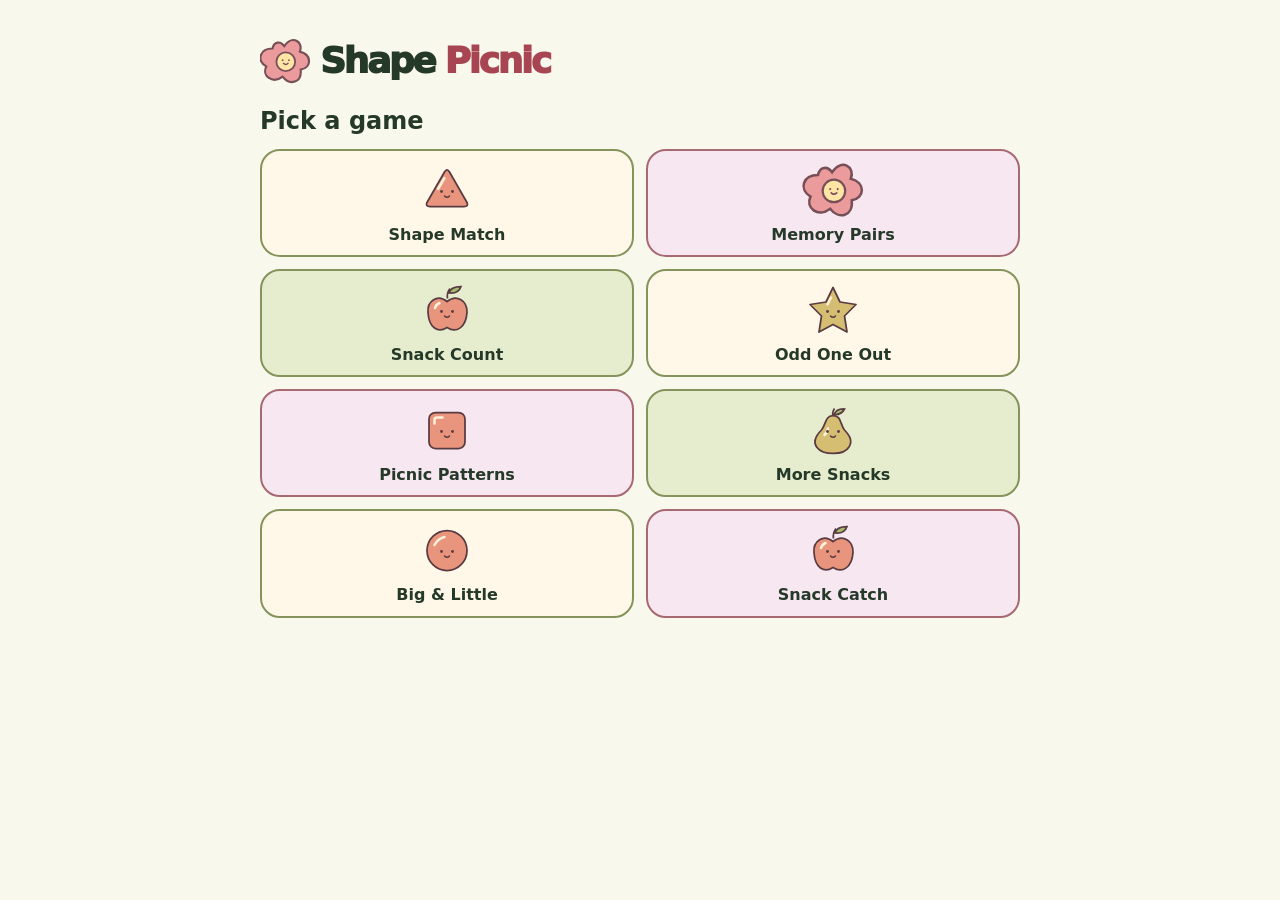
<file: index.html>
<!doctype html>
<html lang="en">
<head>
<meta charset="utf-8">
<meta name="viewport" content="width=device-width, initial-scale=1">
<meta name="theme-color" content="#f8f8ec">
<meta name="description" content="Eight playful picture games for little hands.">
<title>Shape Picnic · Games</title>
<link rel="icon" href="./assets/flower.svg" type="image/svg+xml">
<link rel="stylesheet" href="./styles.css?v=snack-catch">
</head>
<body>
<main class="picnic">
  <header class="topbar"><div class="brand"><img src="./assets/flower.svg" alt="" width="46" height="46"><h1>Shape <span>Picnic</span></h1></div></header>
  <h2 class="pick-heading">Pick a game</h2>
  <nav class="game-menu" aria-label="Picnic games">
    <a href="./shape-match.html"><img src="./assets/triangle.svg" alt="">Shape Match</a>
    <a href="./play.html?game=memory"><img src="./assets/flower.svg" alt="">Memory Pairs</a>
    <a href="./play.html?game=count"><img src="./assets/apple.svg" alt="">Snack Count</a>
    <a href="./play.html?game=odd"><img src="./assets/star.svg" alt="">Odd One Out</a>
    <a href="./play.html?game=pattern"><img src="./assets/square.svg" alt="">Picnic Patterns</a>
    <a href="./play.html?game=more"><img src="./assets/pear.svg" alt="">More Snacks</a>
    <a href="./play.html?game=size"><img src="./assets/circle.svg" alt="">Big &amp; Little</a>
    <a class="catch-link" href="./snack-catch.html"><img src="./assets/apple.svg" alt="">Snack Catch</a>
  </nav>
</main>
</body>
</html>
</file>
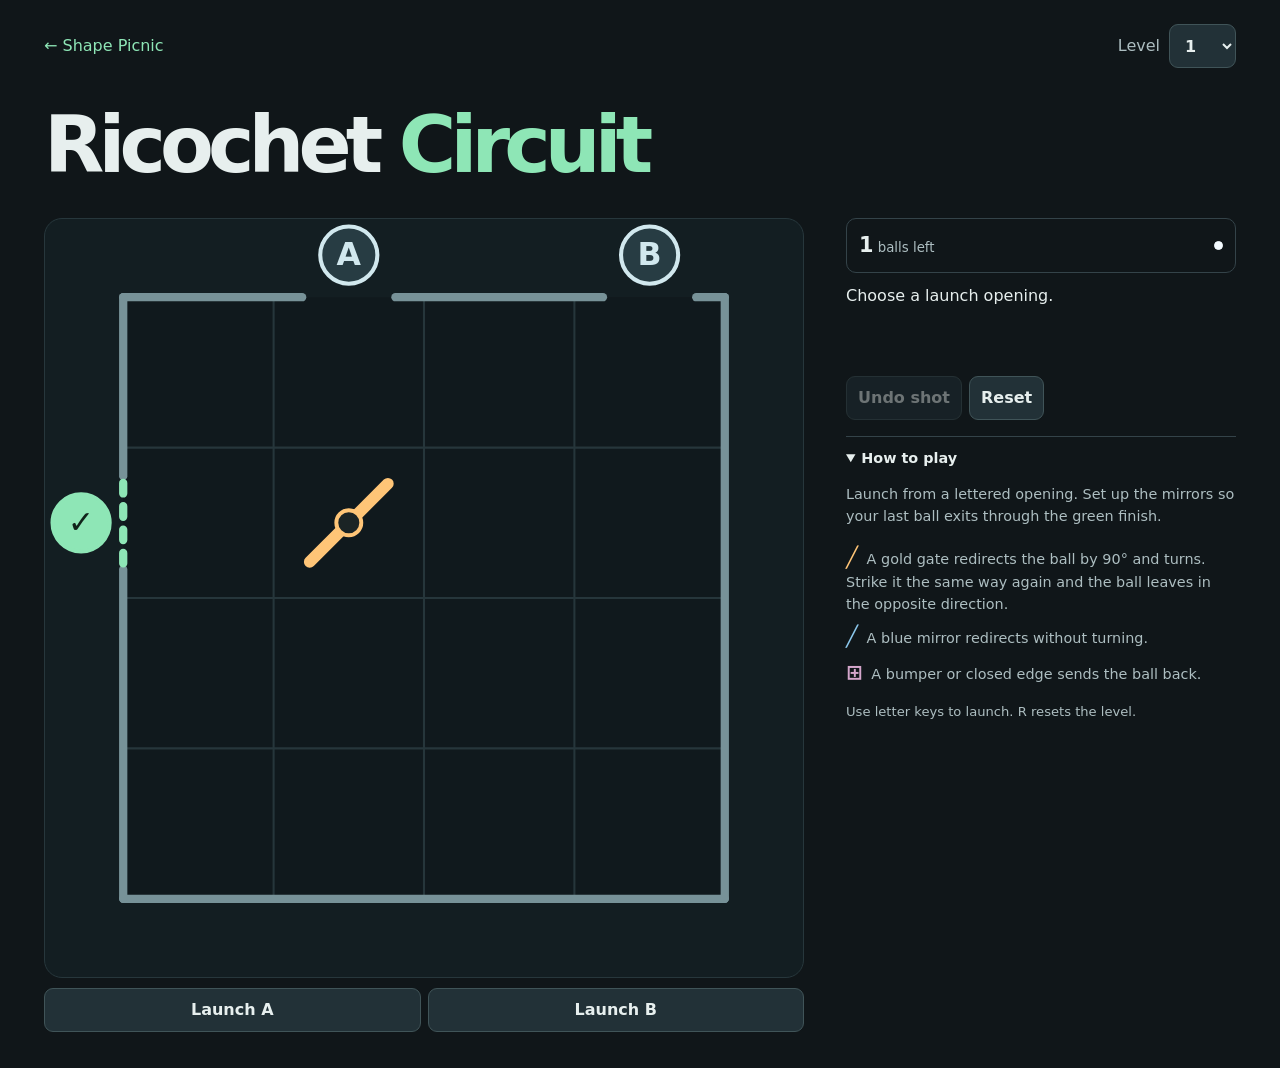
<file: ricochet/index.html>
<!doctype html>
<html lang="en">
<meta charset="utf-8">
<meta name="viewport" content="width=device-width, initial-scale=1">
<meta name="theme-color" content="#101619">
<title>Ricochet Circuit</title>
<link rel="stylesheet" href="./style.css?v=compact">
<script type="module" src="./play.mjs?v=compact"></script>
<main>
  <header><a href="../">← Shape Picnic</a><label>Level <select id="level" aria-label="Level"></select></label></header>
  <h1>Ricochet <span>Circuit</span></h1>
  <div class="layout">
    <section class="play" aria-label="Playing area">
      <svg id="board" role="img" aria-label="Ricochet puzzle board"></svg>
      <div id="launches" aria-label="Launch points"></div>
    </section>
    <aside>
      <div class="meter"><div><strong id="balls"></strong><small> balls left</small></div><div id="pips" aria-hidden="true"></div></div>
      <p id="message" role="status"></p>
      <div id="history" aria-label="Launch order"></div>
      <div class="controls"><button id="undo">Undo shot</button><button id="reset">Reset</button><button id="next" hidden>Next level →</button></div>
      <details open><summary>How to play</summary>
        <p>Launch from a lettered opening. Set up the mirrors so your last ball exits through the green finish.</p>
        <ul>
          <li><span class="gate">╱</span> A gold gate redirects the ball by 90° and turns. Strike it the same way again and the ball leaves in the opposite direction.</li>
          <li><span class="fixed">╱</span> A blue mirror redirects without turning.</li>
          <li><span class="reverse">⊞</span> A bumper or closed edge sends the ball back.</li>
        </ul>
        <p class="keys">Use letter keys to launch. R resets the level.</p>
      </details>
    </aside>
  </div>
</main>
</html>
</file>
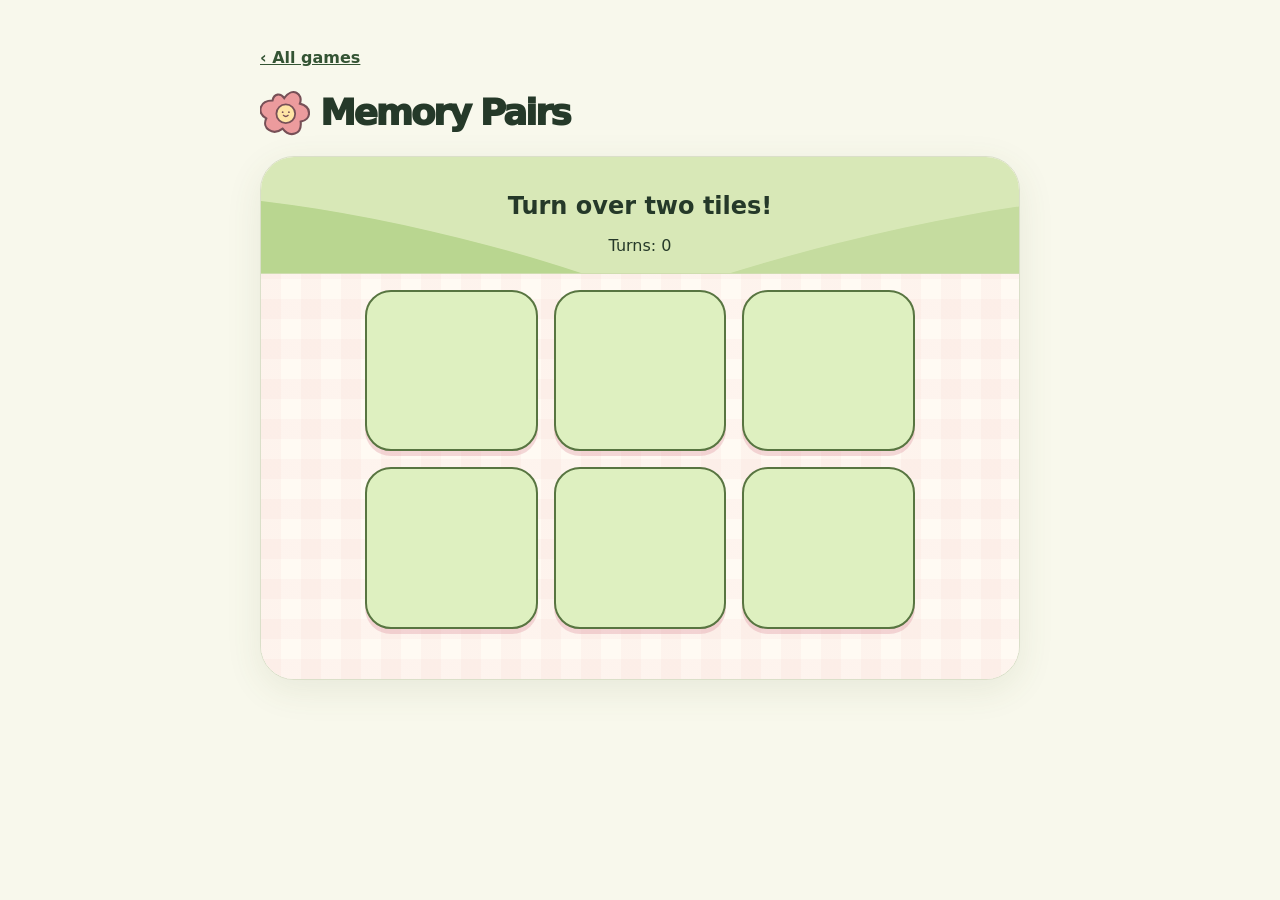
<file: play.html>
<!doctype html>
<html lang="en">
<head>
<meta charset="utf-8">
<meta name="viewport" content="width=device-width, initial-scale=1">
<meta name="theme-color" content="#f8f8ec">
<title>Shape Picnic</title>
<link rel="icon" href="./assets/flower.svg" type="image/svg+xml">
<link rel="stylesheet" href="./styles.css?v=suite">
<script type="module" src="./suite.mjs?v=blank-cards"></script>
</head>
<body>
<main class="picnic">
  <a class="back-games" href="./">‹ All games</a>
  <header class="topbar"><div class="brand"><img src="./assets/flower.svg" alt="" width="46" height="46"><h1 id="title">Shape Picnic</h1></div></header>
  <section id="play" class="game">
    <div class="meadow suite-meadow">
      <div class="hills" aria-hidden="true"></div>
      <h2 id="prompt"></h2>
      <div id="cue" class="cue"></div>
      <p id="progress"></p>
    </div>
    <div class="mat">
      <div id="board" class="choices" aria-labelledby="prompt"></div>
      <p id="feedback" class="feedback" role="status"></p>
    </div>
  </section>
  <section id="finish" class="finish" hidden>
    <img src="./assets/flower.svg" class="prize" alt="">
    <h2 id="finish-title">Nicely done!</h2>
    <p id="result"></p>
    <button id="replay" type="button">↻ Play again</button>
  </section>
</main>
</body>
</html>
</file>
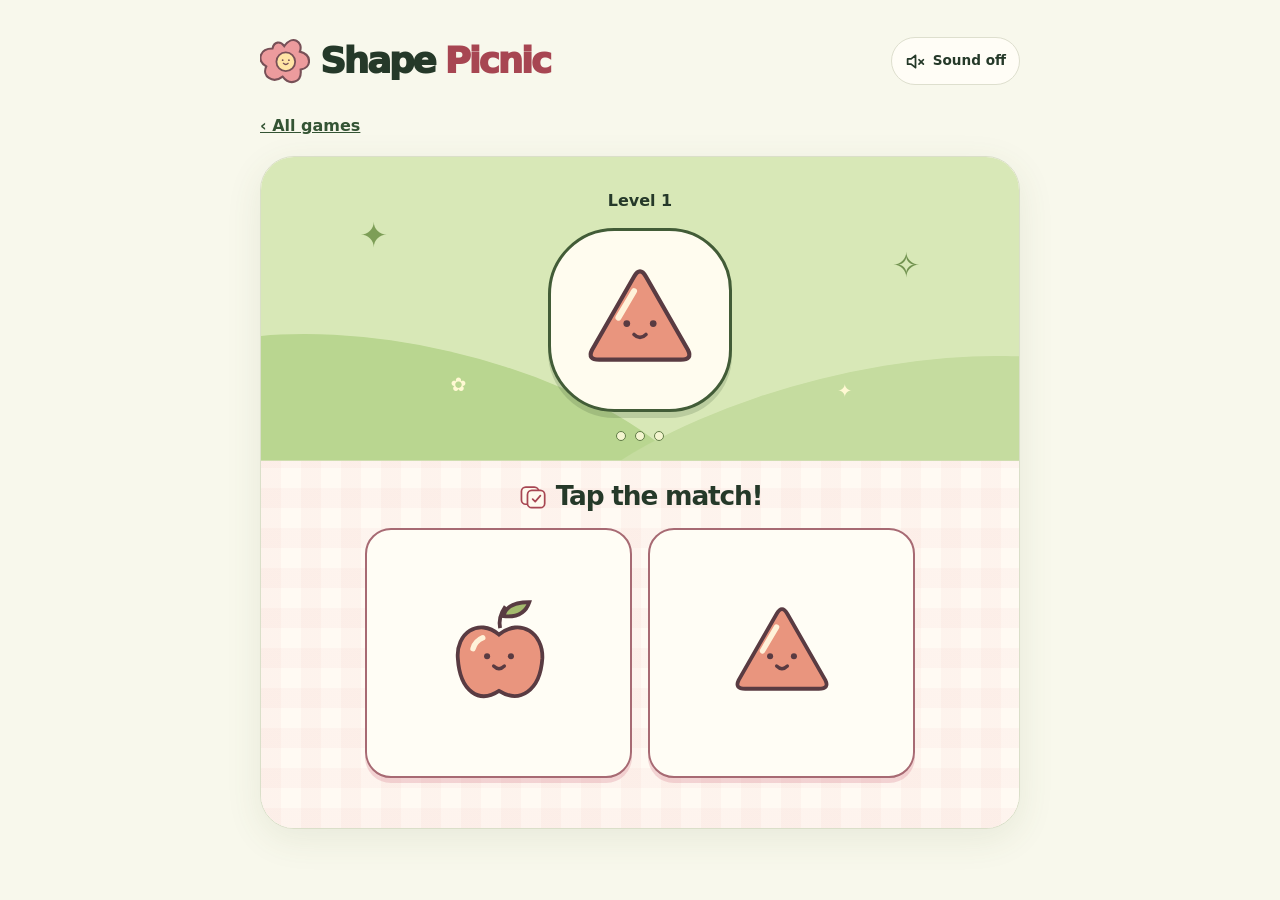
<file: shape-match.html>
<!doctype html>
<html lang="en">
<head>
  <meta charset="utf-8">
  <meta name="viewport" content="width=device-width, initial-scale=1">
  <meta name="theme-color" content="#f8f8ec">
  <meta name="description" content="A gentle picture-matching picnic for little hands.">
  <title>Shape Picnic</title>
  <link rel="icon" href="./assets/flower.svg" type="image/svg+xml">
  <link rel="stylesheet" href="./styles.css?v=suite">
  <script type="module" src="./game.mjs?v=matching"></script>
</head>
<body>
  <main class="picnic">
    <header class="topbar">
      <div class="brand"><img src="./assets/flower.svg" alt="" width="46" height="46"><h1>Shape <span>Picnic</span></h1></div>
      <button id="sound" class="sound" type="button" aria-pressed="false">
        <svg viewBox="0 0 24 24" aria-hidden="true"><path d="M3 9v6h4l5 4V5L7 9H3Z"/><path class="off" d="m16 10 5 5m0-5-5 5"/><path class="on" d="M16 9a4 4 0 0 1 0 6m2-8a7 7 0 0 1 0 10"/></svg>
        <span>Sound off</span>
      </button>
    </header>
    <a class="back-games" href="./">‹ All games</a>
    <section id="game" class="game" aria-label="Picture matching game">
      <div class="meadow">
        <div class="hills" aria-hidden="true"></div>
        <span class="spark one" aria-hidden="true">✦</span><span class="spark two" aria-hidden="true">✧</span>
        <span class="spark three" aria-hidden="true">✿</span><span class="spark four" aria-hidden="true">✦</span>
        <div class="level-label" id="level"></div>
        <div id="target" class="target"></div>
        <div id="progress" class="progress" aria-label="Round progress"></div>
      </div>
      <div class="mat">
        <div class="prompt">
          <svg viewBox="0 0 36 36" aria-hidden="true"><rect x="4" y="7" width="20" height="20" rx="5"/><rect x="11" y="11" width="20" height="20" rx="5"/><path d="m17 21 3 3 6-7"/></svg>
          <h2 id="prompt">Tap the match!</h2>
        </div>
        <div id="choices" class="choices" aria-labelledby="prompt"></div>
        <p class="feedback" id="feedback" role="status" aria-live="polite"></p>
      </div>
    </section>
    <section id="finish" class="finish" hidden aria-labelledby="finish-title">
      <div class="hills" aria-hidden="true"></div>
      <div class="celebration" aria-hidden="true">✦ <img src="./assets/flower.svg" alt=""> ✦</div>
      <h2 id="finish-title">Picnic complete!</h2>
      <button id="replay" type="button"><svg viewBox="0 0 24 24" aria-hidden="true"><path d="M5 8a8 8 0 1 1-1 7M5 3v5h5"/><path class="arrow" d="M4 12h15m-6-6 6 6-6 6"/></svg> <span>Play again</span></button>
    </section>
  </main>
</body>
</html>
</file>
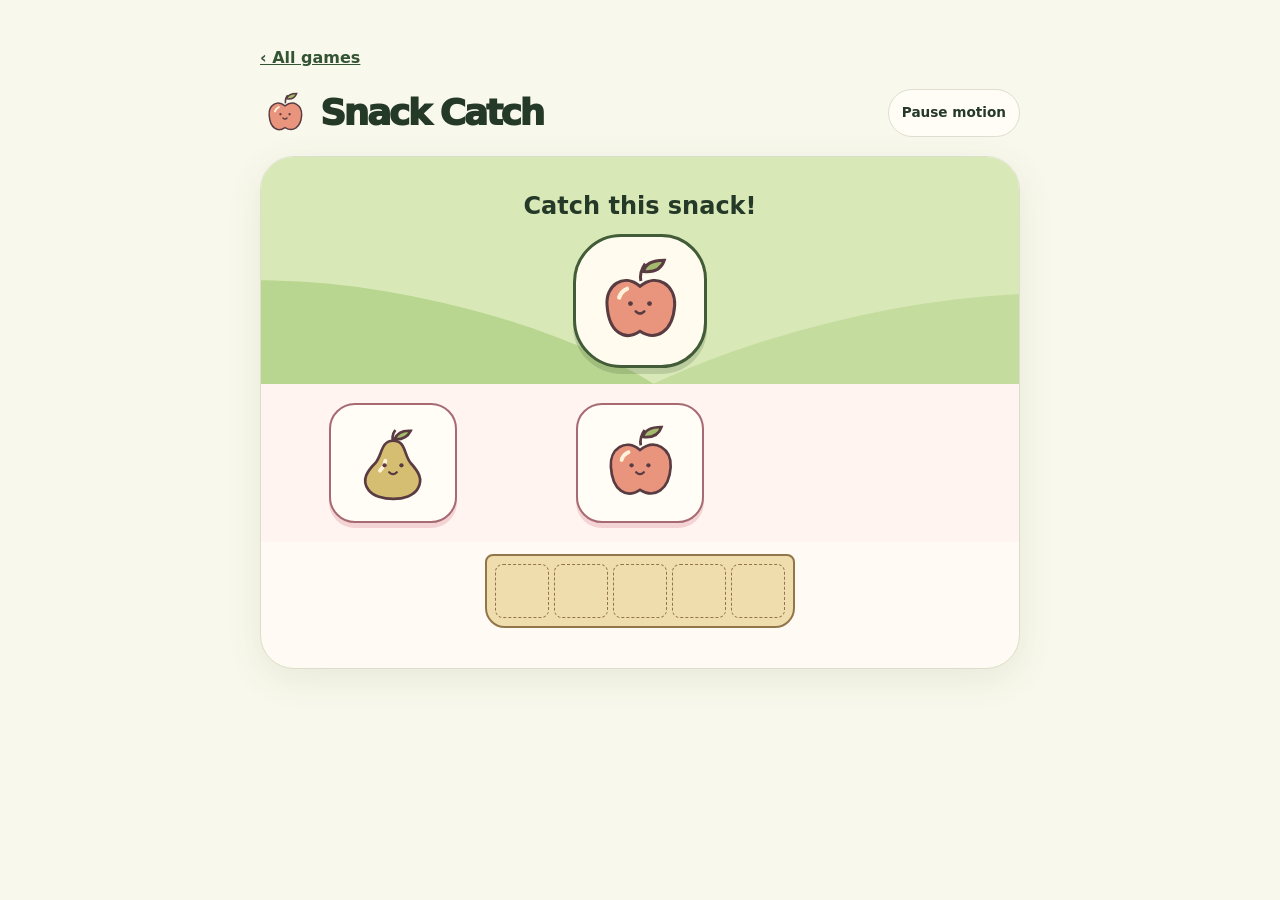
<file: snack-catch.html>
<!doctype html>
<html lang="en">
<head>
  <meta charset="utf-8">
  <meta name="viewport" content="width=device-width, initial-scale=1">
  <title>Snack Catch · Shape Picnic</title>
  <link rel="icon" href="./assets/apple.svg" type="image/svg+xml">
  <link rel="stylesheet" href="./styles.css?v=snack-catch">
  <script type="module" src="./snack-catch.mjs"></script>
</head>
<body>
<main class="picnic">
  <a class="back-games" href="./?v=snack-catch">‹ All games</a>
  <header class="topbar">
    <div class="brand"><img src="./assets/apple.svg" alt=""><h1>Snack Catch</h1></div>
    <button id="motion" class="sound" type="button" aria-pressed="false">Pause motion</button>
  </header>
  <section id="play" class="game">
    <div class="meadow suite-meadow">
      <div class="hills" aria-hidden="true"></div>
      <h2>Catch this snack!</h2>
      <div id="catch-target" class="target"></div>
    </div>
    <div id="catch-field" class="catch-field" aria-label="Snacks to catch"></div>
    <div id="basket" class="catch-basket"></div>
    <p id="feedback" class="feedback" role="status"></p>
  </section>
  <section id="finish" class="finish" hidden>
    <img src="./assets/flower.svg" class="prize" alt="">
    <h2>Basket full!</h2>
    <button id="replay" type="button">↻ Play again</button>
  </section>
</main>
</body>
</html>
</file>
<file: styles.css>
:root {
  color-scheme: light;
  font: 100%/1.45 ui-rounded, "Arial Rounded MT Bold", system-ui, sans-serif;
  color: #253929;
  background: #f8f8ec;
  --green: #253929;
  --plum: #624952;
}
* { box-sizing: border-box; }
body { margin: 0; min-height: 100svh; }
button { font: inherit; color: inherit; cursor: pointer; touch-action: manipulation; -webkit-tap-highlight-color: transparent; }
button:focus-visible { outline: 3px solid #695895; outline-offset: 4px; }
[hidden] { display: none !important; }
.picnic { width: min(100% - 32px, 760px); margin: 0 auto; padding: clamp(12px, 4vh, 42px) 0 22px; }
.topbar { display: flex; align-items: center; justify-content: space-between; gap: 14px; margin: 0 0 18px; }
.brand { display: flex; gap: 10px; align-items: center; }
.brand img { width: clamp(34px, 7vw, 50px); height: auto; }
h1, h2, p { margin: 0; }
.brand h1 { font-size: clamp(1.35rem, 4.6vw, 2.25rem); font-weight: 950; line-height: 1; letter-spacing: -.065em; white-space: nowrap; }
.brand span { color: #a74652; }
.sound { background: #fffdf6; min-height: 48px; border: 1.5px solid #dedfce; border-radius: 99px; display: flex; align-items: center; padding: 0 13px; gap: 7px; font-size: .85rem; font-weight: 800; white-space: nowrap; }
.sound svg, #replay svg { width: 21px; height: 21px; fill: none; stroke: currentColor; stroke-width: 2; stroke-linecap: round; stroke-linejoin: round; }
.sound[aria-pressed="false"] .on, .sound[aria-pressed="true"] .off { display:none; }
.game { overflow: hidden; border-radius: 34px; border: 1px solid #dadfc9; box-shadow: 0 10px 36px #53683819; background: #fffaf3; }
.meadow, .finish { position: relative; isolation: isolate; overflow: hidden; background: #d8e8b7; }
.meadow { display: grid; justify-items: center; row-gap: 16px; padding: clamp(16px, 3.6vh, 32px) 0 16px; }
.hills { position: absolute; z-index: -1; inset: 0; overflow: hidden; pointer-events: none; }
.hills::before, .hills::after { content: ""; position: absolute; border-radius: 50%; }
.hills::before { width: 80%; height: 85%; bottom: -48%; left: -19%; background: #b9d690; transform: rotate(13deg); }
.hills::after { width: 88%; height: 88%; bottom: -60%; right: -22%; background: #c5dc9f; transform: rotate(-14deg); }
.spark { position: absolute; color: #66884d; font-size: clamp(20px,5vw,34px); font-weight: 900; line-height: 1; }
.one { left: 13%; top: 20%; color: #7d9e57; }.two { right: 13%; top: 30%; color: #71924f; }
.three { left: 25%; bottom: 22%; font-size: 19px; color: #fff9d3; }.four { right: 22%; bottom: 20%; font-size: 18px; color: #fff9d3; }
.target { width: clamp(120px, 31vw, 184px); aspect-ratio: 1; display: grid; place-items: center; background: #fffcef; border: 3px solid #425c37; border-radius: 36% 34% 34% 36%; box-shadow: 0 6px #425c3733; }
.target img { width: 81%; height: 81%; object-fit: contain; }
.progress { display: flex; align-items: center; gap: 9px; min-height: 16px; }
.progress span { display: block; width: 10px; height: 10px; border: 1.5px solid #607c46; border-radius: 50%; background: #f4f5d0; }
.progress .filled { background: #345434; border-color: #345434; }
.mat { background-color: #fffaf3; background-image: repeating-linear-gradient(0deg,#e99b9e10 0 20px,transparent 20px 40px), repeating-linear-gradient(90deg,#e99b9e12 0 20px,transparent 20px 40px); padding: 16px clamp(12px,5vw,32px) 10px; border-top: 1px solid #cfddaf; }
.prompt { display: flex; justify-content: center; align-items: center; gap: 7px; margin-bottom: 13px; }
.prompt svg { width: 31px; height: 31px; fill: #fff9ee; stroke: #a74652; stroke-width: 2; stroke-linecap: round; stroke-linejoin: round; }
.prompt h2 { font-size: clamp(1.14rem, 4vw, 1.65rem); font-weight: 900; letter-spacing: -.045em; }
.choices { display: grid; grid-template-columns: repeat(var(--choices, 2), minmax(0, 1fr)); gap: clamp(8px, 2.5vw, 16px); margin: 0 auto; max-width: 550px; }
.choice { position: relative; min-height: 84px; aspect-ratio: 1.07; background: #fffdf5; border: 2px solid #a76a73; border-radius: clamp(16px,5vw,26px); box-shadow: 0 5px #d78b9550; display: grid; place-items: center; padding: 5%; transition: transform .12s, box-shadow .12s, border-color .12s; }
.choice img { width: 92%; max-width: 130px; height: 100%; max-height: 130px; object-fit: contain; pointer-events: none; }
.choice:active { transform: translateY(3px); box-shadow: 0 2px #d78b9550; }
.choice[data-retry] { border-style: dashed; border-color: #76628c; }
.feedback { text-align: center; min-height: 1.9rem; margin-top: 10px; color: #554565; font-weight: 800; }
.finish { border-radius: 34px; text-align: center; min-height: min(535px, 73svh); display: grid; place-content: center; justify-items: center; gap: 18px; padding: 24px; border: 1px solid #c3d4a3; }
.celebration { display: flex; align-items: center; gap: 18px; color: #587640; font-size: 24px; }
.celebration img { width: 124px; }
.finish h2 { font-size: clamp(1.75rem, 7vw, 3rem); font-weight: 950; letter-spacing: -.06em; }
#replay { display: inline-flex; align-items: center; gap: 10px; border: 2px solid #253929; border-radius: 18px; min-height: 62px; padding: 0 24px; background: #345434; color: white; font-weight: 900; font-size: 1.2rem; box-shadow: 0 4px #25392940; }
@media (max-width: 390px) {
  .picnic { width: calc(100% - 22px); }
  .sound { padding: 0 10px; font-size: .78rem; }
  .game { border-radius: 25px; }
}
@media (max-height: 700px) {
  .picnic { padding-top: 10px; }
  .topbar { margin-bottom: 10px; }
  .meadow { padding: 12px 0; row-gap: 10px; }
  .target { width: clamp(108px, 24vh, 142px); }
  .choice { max-height: 158px; }
  .mat { padding-top: 10px; }
}
@media (prefers-reduced-motion: reduce) { *, *::before, *::after { transition: none !important; } }
.level-label { font-weight: 850; text-align: center; padding: 0 12px; }
[data-colour="blue"] { filter: hue-rotate(195deg) saturate(1.2); }
[data-colour="green"] { filter: hue-rotate(85deg) saturate(1.25); }
#replay:not(.next) .arrow, #replay.next path:not(.arrow) { display: none; }
.back-games { display: inline-flex; align-items: center; min-height: 44px; color: #345434; font-weight: 850; margin-bottom: 8px; }
.pick-heading { margin: 0 0 10px; }
.game-menu { display: grid; grid-template-columns: repeat(2,minmax(0,1fr)); gap: 12px; }
.game-menu a { display: grid; grid-template-rows: 60px auto; align-items: center; justify-items: center; text-align: center; gap: 3px; padding: 9px; min-height: 106px; border-radius: 20px; color: #253929; background: #fff8e9; border: 2px solid #85945d; font-weight: 850; text-decoration: none; }
.game-menu a:nth-child(3n+2) { background: #f7e7f1; border-color: #a76a73; }
.game-menu a:nth-child(3n+3) { background: #e6edcf; }
.game-menu a:focus-visible, .back-games:focus-visible { outline: 3px solid #695895; outline-offset: 3px; }
.game-menu img { width: 64px; height: 60px; }
.suite-meadow { text-align: center; gap: 10px; }
.suite-meadow h2 { padding: 0 12px; }
.cue { display: flex; align-items: center; gap: 4px; flex-wrap: wrap; justify-content: center; }
.cue:empty { display: none; }
.cue img { width: clamp(30px, 12vw, 54px); }
.cue span { font-size: 1.7rem; font-weight: 900; }
.snack-group { display: grid; grid-template-columns: repeat(2, minmax(0,1fr)); width: min(100%, 112px); min-width: 58px; min-height: 32px; border-bottom: 3px solid #879b65; border-radius: 0 0 14px 14px; max-height: 125px; }
.snack-group img { width: 100%; min-height: 0; height: auto; }
.snack-group img:last-child:nth-child(odd) { grid-column: 1 / -1; width: 50%; justify-self: center; }
.choice .sized { width: var(--size); height: auto; }
.card-back { background: #def0c0; border-color: #587541; }
.card-back img { width: 56%; }
.choice.removed { visibility: hidden; }
.prize { width: 115px; }
.cue .example-picked { outline: 2px solid #506a3d; outline-offset: 1px; border-radius: 12px; }
.cue .example-small { width: 28px; }
.cue .snack-group { width: 86px; }
.cue .snack-group img { width: 100%; }
.cue .snack-group img:last-child:nth-child(odd) { width: 50%; }
.catch-field { display: grid; grid-template-columns: repeat(3,minmax(0,1fr)); gap: 8px; align-items: center; min-height: 158px; padding: 18px 12px; background: #fff4ef; }
.catch-field .floater { justify-self: center; width: min(100%, 128px); min-height: 84px; animation: picnic-drift 4.8s ease-in-out infinite alternate; }
.catch-field .floater:nth-child(2) { animation-delay: -1.5s; }
.catch-field .floater:nth-child(3) { animation-delay: -2.6s; }
.catch-field.still .floater, .catch-field .floater:focus-visible { animation-play-state: paused; }
@keyframes picnic-drift { from { transform: translateY(-13px); } to { transform: translateY(13px); } }
.catch-basket { display: flex; justify-content: center; gap: 5px; width: fit-content; max-width: 100%; margin: 12px auto 0; padding: 8px; background: #f0ddad; border: 2px solid #927549; border-radius: 8px 8px 20px 20px; }
.catch-basket span { width: clamp(36px, 12vw, 54px); aspect-ratio: 1; border: 1px dashed #927549; border-radius: 8px; display: grid; place-items: center; }
.catch-basket img { width: 85%; }
#catch-target { width: clamp(94px, 24vw, 134px); }
.game-menu .catch-link { background: #f9e2c6; }
</file>
<file: ricochet/style.css>
:root{color-scheme:dark;font:16px/1.5 system-ui,sans-serif;background:#101619;color:#e7efee;--mint:#8ee6b6;--line:#344349;--muted:#adbec1}
*{box-sizing:border-box}body{margin:0}main{max-width:var(--main-width,1120px);margin:auto;padding:24px clamp(14px,4vw,44px) 36px}header{display:flex;justify-content:space-between;align-items:center;gap:10px}a{color:var(--mint);text-decoration:none}label{color:var(--muted);display:flex;align-items:center;gap:9px}
h1{font-size:clamp(2.4rem,7vw,4.9rem);line-height:1;letter-spacing:-.075em;margin:.48em 0 .43em}h1 span{color:var(--mint)}.layout{display:grid;grid-template-columns:minmax(0,var(--board-width,660px)) minmax(222px,1fr);gap:clamp(18px,4vw,42px)}
.play{min-width:0}#board{width:100%;aspect-ratio:1;display:block;background:#131e22;border:1px solid #27373c;border-radius:18px;touch-action:manipulation}#launches,.controls,#history{display:flex;gap:7px;flex-wrap:wrap}#launches{margin-top:10px}#launches button{flex:1}
button,select{min-height:44px;background:#223137;border:1px solid #405458;color:#e7efee;border-radius:9px;font:inherit;font-weight:700;padding:5px 11px;cursor:pointer;touch-action:manipulation}button:hover:not(:disabled){border-color:var(--mint)}button:disabled{opacity:.43;cursor:default}button:focus-visible,select:focus-visible,a:focus-visible{outline:2px solid var(--mint);outline-offset:3px}[hidden]{display:none!important}
aside{min-width:0}.meter{display:flex;justify-content:space-between;align-items:center;gap:4px;padding:11px 12px;border:1px solid var(--line);border-radius:10px}.meter strong{font-size:1.3rem}.meter small{color:var(--muted)}#pips{display:flex;gap:4px;flex-wrap:wrap}#pips span{width:9px;height:9px;border:1px solid #758e92;border-radius:50%}#pips .live{background:#f4fbff;border-color:#f4fbff}
#message{min-height:2.9em;margin:11px 0 5px}#message.win{color:var(--mint)}#message.fail{color:#ffbaad}#history{min-height:32px;margin-bottom:9px}#history span{border:1px solid var(--line);border-radius:4px;padding:0 5px;color:var(--muted);font-size:.8rem}#next{background:var(--mint);color:#14221b}
details{margin-top:16px;border-top:1px solid var(--line);padding-top:11px;color:var(--muted);font-size:.9rem}summary{cursor:pointer;color:#e7efee;font-weight:700}details li{margin:6px 0}details ul{padding-left:0;list-style:none}details li span{font-size:1.25rem;font-weight:850;margin-right:4px}.gate{color:#ffc577}.fixed{color:#8bc7eb}.reverse{color:#d4a6cb}.keys{font-size:.82rem}
svg .entry{cursor:pointer}svg.busy .entry{cursor:default}
@media(max-width:700px){.layout{display:block}aside{margin-top:15px}h1{margin-top:19px}.meter{flex-wrap:wrap}}
</file>
